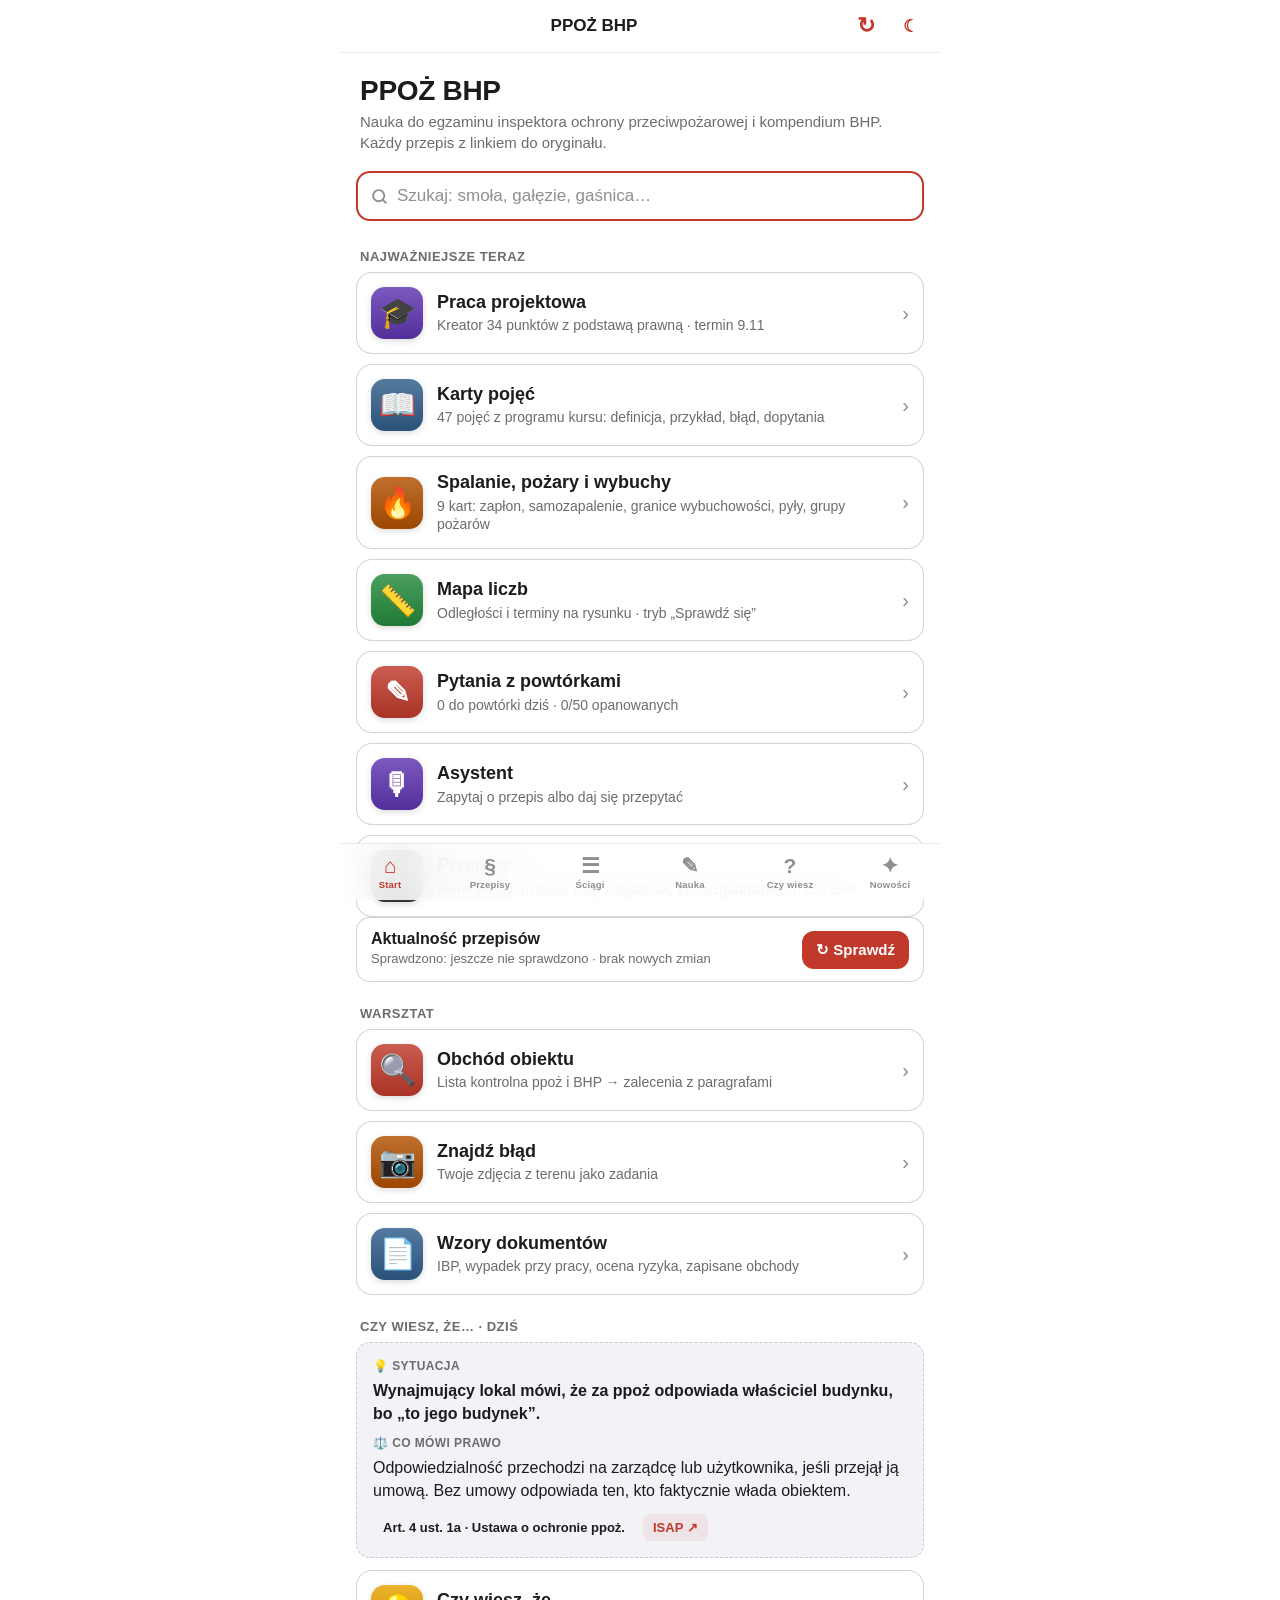
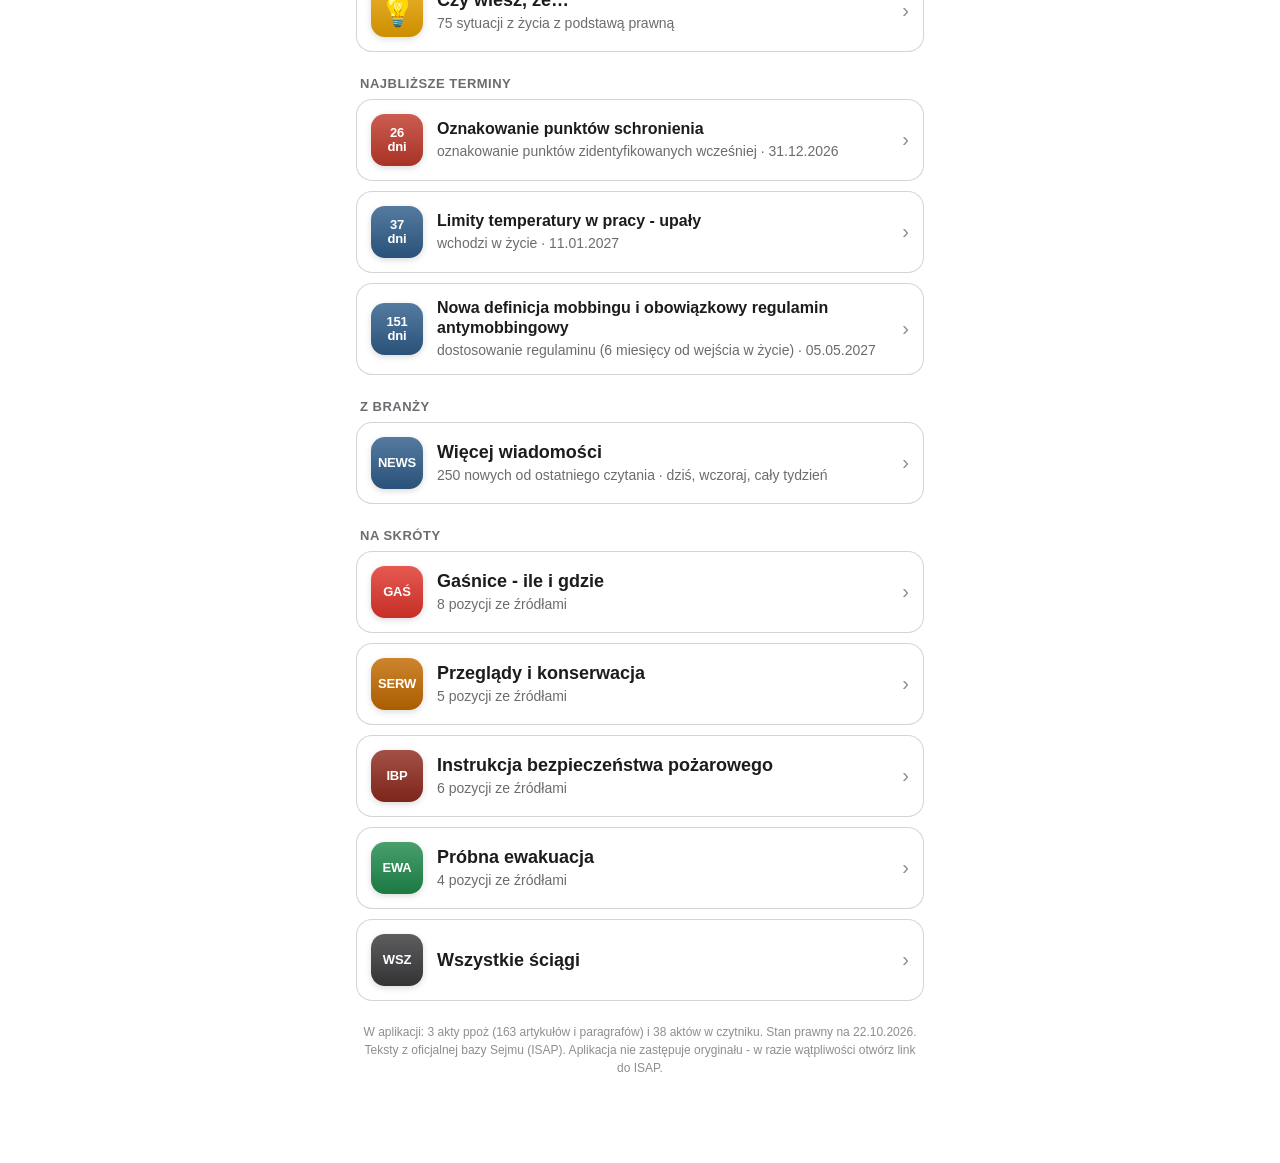
<file: app/index.html>
<!doctype html>
<html lang="pl">
<head>
<meta charset="utf-8">
<meta name="viewport" content="width=device-width, initial-scale=1, viewport-fit=cover">
<meta name="apple-mobile-web-app-capable" content="yes">
<meta name="apple-mobile-web-app-status-bar-style" content="default">
<meta name="apple-mobile-web-app-title" content="PPOŻ BHP">
<meta name="theme-color" content="#ffffff">
<title>PPOŻ BHP</title>
<link rel="manifest" href="manifest.json">
<link rel="apple-touch-icon" href="icons/icon-180.png">
<link rel="stylesheet" href="style.css">
</head>
<body>
<div class="app">
  <header class="nav-header">
    <div class="nav-header-inner">
      <button class="nav-btn" id="btn-back" aria-label="Wstecz" hidden>
        <svg viewBox="0 0 24 24" fill="none" stroke="currentColor" stroke-width="2.4" stroke-linecap="round" stroke-linejoin="round"><path d="M15 18l-6-6 6-6"/></svg><span>Wstecz</span>
      </button>
      <div class="nav-title"><div class="nav-title-text" id="nav-title">PPOŻ BHP</div></div>
      <div class="nav-right"><button class="nav-btn" id="btn-refresh" aria-label="Sprawdź nowe przepisy">↻</button><button class="nav-btn" id="btn-theme" aria-label="Zmień motyw">☾</button></div>
    </div>
  </header>

  <main id="widok" class="scroll-content"></main>

  <nav class="tab-bar">
    <button class="tab-item" data-tab="start"><span class="tab-icon">⌂</span><span class="tab-label">Start</span></button>
    <button class="tab-item" data-tab="przepisy"><span class="tab-icon">§</span><span class="tab-label">Przepisy</span></button>
    <button class="tab-item" data-tab="sciagi"><span class="tab-icon">☰</span><span class="tab-label">Ściągi</span></button>
    <button class="tab-item" data-tab="nauka"><span class="tab-icon">✎</span><span class="tab-label">Nauka</span></button>
    <button class="tab-item" data-tab="czywiesz"><span class="tab-icon">?</span><span class="tab-label">Czy wiesz</span></button>
    <button class="tab-item" data-tab="nowosci"><span class="tab-icon">✦</span><span class="tab-label">Nowości</span><span class="tab-badge" id="badge-nowosci" hidden></span></button>
  </nav>
</div>
<script src="app.js"></script>
<script src="warsztat.js"></script>
<script src="asystent.js"></script>
<script src="pojecia.js"></script>
<script src="mapa.js"></script>
<script src="bledy.js"></script>
</body>
</html>
</file>
<file: app/style.css>
* { box-sizing: border-box; margin: 0; padding: 0; -webkit-tap-highlight-color: transparent; }
html { height: 100%; }
body { min-height: 100%; overscroll-behavior: none; font-family: -apple-system, BlinkMacSystemFont, "SF Pro Text", "Segoe UI", sans-serif; }

/* Tokeny - jasny (domyślny, jak w Pomocniku Strażaka), ciemny wybierany ☾/☀ */
:root {
  color-scheme: light;
  --bg: #ffffff;
  --surface: #ffffff;
  --surface-2: #f2f2f7;
  --border: rgba(60,60,67,.10);
  --border-2: rgba(60,60,67,.22);
  --text: #1c1c1e;
  --text-2: #3a3a3c;
  --text-muted: #6c6c70;
  --text-faint: #8e8e93;
  --accent: #c0392b;
  --accent-bg: rgba(192,57,43,.08);
  --green: #248a3d;
  --green-bg: rgba(36,138,61,.10);
  --amber: #b25000;
  --amber-bg: rgba(255,149,0,.12);
  --blue: #0060df;
  --tab-h: calc(56px + env(safe-area-inset-bottom));
  --radius: 14px;
  --radius-sm: 10px;
}
[data-theme="dark"] {
  color-scheme: dark;
  --bg: #000000;
  --surface: #1c1c1e;
  --surface-2: #2c2c2e;
  --border: rgba(255,255,255,.09);
  --border-2: rgba(255,255,255,.16);
  --text: #ffffff;
  --text-2: #ebebf5;
  --text-muted: #98989d;
  --text-faint: #636366;
  --accent: #ff453a;
  --accent-bg: rgba(255,69,58,.14);
  --green: #30d158;
  --green-bg: rgba(48,209,88,.12);
  --amber: #ffd60a;
  --amber-bg: rgba(255,214,10,.12);
  --blue: #0a84ff;
}


body { background: var(--bg); color: var(--text); }
.app { max-width: 600px; margin: 0 auto; min-height: 100vh; position: relative; padding-bottom: var(--tab-h); }
a { color: var(--accent); text-decoration: none; }
button { font-family: inherit; }

/* Nagłówek */
.nav-header {
  position: sticky; top: 0; z-index: 20;
  background: color-mix(in srgb, var(--surface) 86%, transparent);
  backdrop-filter: blur(20px); -webkit-backdrop-filter: blur(20px);
  border-bottom: 1px solid var(--border);
  padding-top: env(safe-area-inset-top);
}
.nav-header-inner { min-height: 52px; display: flex; align-items: center; padding: 4px 8px; gap: 4px; }
.nav-btn {
  min-width: 44px; height: 44px; border-radius: 22px; background: none; border: none;
  color: var(--accent); font-size: 17px; font-weight: 600; cursor: pointer;
  display: flex; align-items: center; justify-content: center; padding: 0 8px; gap: 2px; flex-shrink: 0;
}
.nav-btn:active { opacity: .5; }
.nav-btn svg { width: 20px; height: 20px; }
.nav-btn[hidden] { display: none; }
.nav-title { flex: 1; text-align: center; min-width: 0; }
.nav-title-text { font-size: 17px; font-weight: 700; white-space: nowrap; overflow: hidden; text-overflow: ellipsis; }
.nav-right { min-width: 44px; display: flex; justify-content: flex-end; }
#btn-back + .nav-title { margin-right: 44px; }

/* Pasek zakładek */
.tab-bar {
  position: fixed; bottom: 0; left: 50%; transform: translateX(-50%);
  width: 100%; max-width: 600px; z-index: 30;
  background: color-mix(in srgb, var(--surface) 86%, transparent);
  backdrop-filter: blur(20px); -webkit-backdrop-filter: blur(20px);
  border-top: 1px solid var(--border);
  display: grid; grid-template-columns: repeat(6, 1fr);
  padding-bottom: env(safe-area-inset-bottom);
}
.tab-item {
  display: flex; flex-direction: column; align-items: center; justify-content: center;
  height: 56px; gap: 3px; cursor: pointer; border: none; background: none; color: var(--text-faint); position: relative;
}
.tab-item.active { color: var(--accent); }
.tab-icon { font-size: 21px; line-height: 1; font-weight: 700; }
.tab-label { font-size: 10px; font-weight: 600; letter-spacing: .2px; }
.tab-badge {
  position: absolute; top: 5px; left: calc(50% + 8px); min-width: 17px; height: 17px; border-radius: 9px;
  background: var(--accent); color: #fff; font-size: 11px; font-weight: 700; display: flex; align-items: center; justify-content: center; padding: 0 4px;
}
.tab-badge[hidden] { display: none; }

/* Treść */
.section-header { padding: 22px 20px 6px; }
.section-title { font-size: 28px; font-weight: 800; letter-spacing: -.3px; }
.section-sub { font-size: 15px; color: var(--text-muted); margin-top: 4px; line-height: 1.4; }
.section-label { font-size: 13px; font-weight: 600; color: var(--text-muted); text-transform: uppercase; letter-spacing: .5px; padding: 0 20px; margin: 24px 0 8px; }

.list-group { margin: 0 16px; display: flex; flex-direction: column; gap: 10px; }
.row {
  display: flex; align-items: center; gap: 14px; padding: 14px; min-height: 64px;
  background: var(--surface); border: 1px solid var(--border-2); border-radius: 16px;
  width: 100%; text-align: left; color: var(--text); font-size: 16px; cursor: pointer;
}
.row:active { background: var(--surface-2); }
.row-icon {
  width: 52px; height: 52px; border-radius: 14px; flex-shrink: 0;
  background: var(--accent); color: #fff; font-size: 13px; font-weight: 800; letter-spacing: -.2px;
  display: flex; align-items: center; justify-content: center; text-align: center; line-height: 1.05;
  background-image: linear-gradient(180deg, rgba(255,255,255,.18), rgba(0,0,0,.12));
  box-shadow: 0 2px 6px rgba(0,0,0,.15);
}
.row-icon.big { font-size: 30px; }
.row-main { flex: 1; min-width: 0; }
.row-title { display: block; font-size: 18px; font-weight: 700; line-height: 1.25; }
.row-sub { display: block; font-size: 14px; color: var(--text-muted); margin-top: 3px; line-height: 1.35; }
.row-chev { color: var(--text-faint); font-size: 20px; flex-shrink: 0; }
.row-tag { font-size: 12px; font-weight: 700; color: var(--accent); background: var(--accent-bg); border-radius: 6px; padding: 2px 7px; flex-shrink: 0; }
.row-tag.ok { color: var(--green); background: var(--green-bg); }
.row-tag.wait { color: var(--amber); background: var(--amber-bg); }

.card { margin: 0 16px 12px; background: var(--surface); border-radius: var(--radius); padding: 16px; border: 1px solid var(--border-2); }
.card h3 { font-size: 17px; margin-bottom: 6px; }
.card p { font-size: 15px; color: var(--text-2); line-height: 1.45; }
.card p + p { margin-top: 8px; }
.card.alert { border: 1px solid var(--accent); background: var(--accent-bg); }
.card.info { border: 1px solid var(--border-2); }
.card.amber { border: 1px solid var(--amber); background: var(--amber-bg); }

.tiles { display: grid; grid-template-columns: 1fr 1fr; gap: 10px; margin: 0 16px; }
.tile { background: var(--surface); border-radius: var(--radius); padding: 14px; border: 1px solid var(--border-2); text-align: left; color: var(--text); cursor: pointer; }
.tile:active { background: var(--surface-2); }
.tile-num { font-size: 30px; font-weight: 800; letter-spacing: -.5px; }
.tile-label { font-size: 13px; color: var(--text-muted); margin-top: 2px; }

.btn {
  display: flex; align-items: center; justify-content: center; gap: 8px; width: 100%;
  height: 50px; border-radius: 12px; border: none; background: var(--accent); color: #fff; font-size: 17px; font-weight: 700; cursor: pointer;
}
.btn:active { opacity: .7; }
.btn.secondary { background: var(--surface-2); color: var(--text); }
.btn-row { display: flex; gap: 10px; margin: 12px 16px; }
.btn-row .btn { flex: 1; }
.links { display: flex; flex-wrap: wrap; gap: 8px; margin-top: 12px; }
.chip {
  display: inline-flex; align-items: center; gap: 5px; font-size: 13px; font-weight: 600; padding: 6px 10px;
  border-radius: 8px; background: var(--surface-2); color: var(--text); border: none; cursor: pointer; text-decoration: none;
}
.chip.red { background: var(--accent-bg); color: var(--accent); }

/* Wyszukiwarka */
.search-wrap { padding: 12px 16px 4px; }
.search-box { display: flex; align-items: center; gap: 8px; background: var(--surface-2); border-radius: var(--radius-sm); padding: 0 12px; height: 42px; }
.search-box svg { color: var(--text-faint); flex-shrink: 0; }
.search-input { flex: 1; background: none; border: none; outline: none; font-size: 16px; color: var(--text); font-family: inherit; min-width: 0; }
.search-input::placeholder { color: var(--text-faint); }
mark { background: var(--amber-bg); color: inherit; border-radius: 3px; padding: 0 1px; box-shadow: 0 0 0 1px var(--amber); }

/* Tekst przepisu */
.unit-head { padding: 20px 20px 4px; }
.unit-label { font-size: 32px; font-weight: 800; letter-spacing: -.5px; }
.unit-chapter { font-size: 14px; color: var(--text-muted); margin-top: 4px; line-height: 1.4; }
.unit-act { font-size: 13px; color: var(--text-faint); margin-top: 2px; }
.law { margin: 12px 16px; background: var(--surface); border-radius: var(--radius); padding: 14px 16px; border: 1px solid var(--border-2); }
.law p { font-size: 16px; line-height: 1.55; color: var(--text-2); margin: 0 0 8px; }
.law p:last-child { margin-bottom: 0; }
.law .l3 { padding-left: 18px; }
.law .l4 { padding-left: 36px; }
.law .l5 { padding-left: 48px; }
.law .zm { border-left: 3px solid var(--amber); padding-left: 10px; margin-left: -13px; }
.law .l3.zm { padding-left: 28px; }
.law .l4.zm { padding-left: 46px; }
.law .l5.zm { padding-left: 58px; }
.zm-tag { display: inline-block; font-size: 11px; font-weight: 700; color: var(--amber); background: var(--amber-bg); border-radius: 5px; padding: 1px 6px; margin-left: 4px; vertical-align: 1px; }
.law .hit { background: var(--amber-bg); border-radius: 6px; }
.pager { display: flex; gap: 10px; margin: 8px 16px 20px; }
.pager .btn { flex: 1; height: 44px; font-size: 15px; }

/* Ściąga */
.cheat { margin: 0 16px; background: var(--surface); border-radius: var(--radius); overflow: hidden; border: 1px solid var(--border-2); }
.cheat-row { padding: 13px 16px; border-bottom: 1px solid var(--border); }
.cheat-row:last-child { border-bottom: none; }
.cheat-k { font-size: 13px; color: var(--text-muted); font-weight: 600; line-height: 1.35; }
.cheat-v { font-size: 18px; font-weight: 700; margin-top: 3px; line-height: 1.35; }
.cheat-src { margin-top: 8px; }

/* Nauka */
.progress { height: 6px; background: var(--surface-2); border-radius: 3px; margin: 14px 16px 0; overflow: hidden; }
.progress > div { height: 100%; background: var(--accent); transition: width .3s; }
.q-meta { font-size: 13px; color: var(--text-muted); padding: 12px 20px 0; font-weight: 600; }
.q-text { font-size: 21px; font-weight: 700; line-height: 1.35; padding: 8px 20px 16px; }
.answers { display: flex; flex-direction: column; gap: 10px; margin: 0 16px; }
.answer {
  text-align: left; padding: 15px 16px; border-radius: 12px; background: var(--surface); color: var(--text);
  border: 2px solid var(--border-2); font-size: 16px; line-height: 1.35; cursor: pointer;
}
.answer:active { background: var(--surface-2); }
.answer.good { border-color: var(--green); background: var(--green-bg); }
.answer.bad { border-color: var(--accent); background: var(--accent-bg); }
.answer.picked { border-color: var(--blue); }
.answer:disabled { cursor: default; }
.feedback { margin: 14px 16px 0; }
.result-big { font-size: 56px; font-weight: 800; text-align: center; letter-spacing: -1px; padding-top: 26px; }
.result-sub { text-align: center; font-size: 17px; font-weight: 700; margin-top: 4px; }
.result-sub.pass { color: var(--green); }
.result-sub.fail { color: var(--accent); }

.empty { text-align: center; color: var(--text-muted); padding: 40px 20px; font-size: 15px; line-height: 1.5; }
.foot { font-size: 12px; color: var(--text-faint); padding: 22px 20px 30px; line-height: 1.5; text-align: center; }
.spinner { text-align: center; color: var(--text-muted); padding: 20px; font-size: 14px; }

/* Nowości */
.row-icon { white-space: pre-line; }
.row-tag.blue { color: #2f5d8a; background: rgba(47,93,138,.12); }
[data-theme="dark"] .row-tag.blue { color: #64a8f0; background: rgba(100,168,240,.14); }
.row-title.small { font-size: 16px; font-weight: 600; }
.seg { display: flex; gap: 6px; margin: 12px 16px 0; background: var(--surface-2); padding: 3px; border-radius: 10px; }
.seg button { flex: 1; height: 34px; border: none; border-radius: 8px; background: none; color: var(--text); font-size: 14px; font-weight: 600; cursor: pointer; }
.seg button.on { background: var(--surface); box-shadow: 0 1px 4px rgba(0,0,0,.15); }
.news-tags { display: flex; flex-wrap: wrap; gap: 6px; margin-bottom: 8px; }
.card.news h3 { font-size: 19px; line-height: 1.3; }
.card.news ul { margin: 8px 0 0 18px; }
.card.news li { font-size: 15px; line-height: 1.45; color: var(--text-2); margin-bottom: 6px; }
.deadline { font-weight: 700; color: var(--amber) !important; margin-top: 4px; }
.szansa { margin-top: 10px; padding: 10px 12px; border-radius: 10px; background: var(--green-bg); color: var(--text); font-size: 15px; line-height: 1.45; }
.card.fun { border: 1px dashed var(--border-2); background: var(--surface-2); }
.fun-label { font-size: 13px; font-weight: 700; color: var(--text-muted); margin-bottom: 6px; }
.card.fun p { font-size: 16px; color: var(--text); }
[hidden] { display: none !important; }

/* Czytnik wiadomości */
.row-sub.lead2 { display: -webkit-box; -webkit-line-clamp: 2; -webkit-box-orient: vertical; overflow: hidden; color: var(--text-2); }
.card.post h3 { font-size: 18px; line-height: 1.3; margin: 6px 0 6px; }
.post-meta { font-size: 13px; color: var(--text-muted); display: flex; align-items: center; gap: 6px; flex-wrap: wrap; }
.dot { width: 8px; height: 8px; border-radius: 50%; background: var(--blue); display: inline-block; }
.post-lead { font-size: 15px; line-height: 1.5; color: var(--text-2); display: -webkit-box; -webkit-line-clamp: 3; -webkit-box-orient: vertical; overflow: hidden; cursor: pointer; }
.post-lead.open { -webkit-line-clamp: unset; display: block; }
.post-foot { display: flex; flex-wrap: wrap; align-items: center; gap: 6px; margin-top: 10px; }
.post-foot .chip { margin-left: auto; }
.tag { font-size: 12px; font-weight: 600; padding: 4px 9px; border-radius: 20px; background: var(--surface-2); color: var(--text-muted); border: 1px solid transparent; }
.tags-pick { display: flex; flex-wrap: wrap; gap: 8px; margin: 0 16px; }
.tags-pick .tag { font-size: 14px; padding: 7px 12px; cursor: pointer; color: var(--text); }
.tags-pick .tag.on { background: var(--accent); color: #fff; }
.link-btn { background: none; border: none; color: var(--accent); font-size: 13px; font-weight: 600; margin-left: 8px; cursor: pointer; text-transform: none; }

/* Na luzie - memy */
.meme { margin: 0 16px 12px; border-radius: var(--radius); overflow: hidden; }
.meme.klasyk { background: #111; color: #fff; text-align: center; padding: 16px 14px; }
.meme-txt { font-family: Impact, "Arial Black", sans-serif; font-size: 21px; line-height: 1.2; text-transform: uppercase; letter-spacing: .3px; text-shadow: 2px 2px 0 #000, -1px -1px 0 #000; }
.meme-emoji { font-size: 64px; line-height: 1.2; margin: 12px 0; }
.meme.nikt { background: var(--surface); border: 1px solid var(--border-2); padding: 16px; }
.meme.nikt p { font-size: 17px; line-height: 1.45; margin-bottom: 4px; }
.meme.nikt .meme-emoji { font-size: 48px; text-align: center; margin: 8px 0 0; }
.meme.drake { border: 1px solid var(--border-2); }
.dr-row { display: flex; align-items: center; gap: 14px; padding: 14px; background: var(--surface); font-size: 17px; font-weight: 600; line-height: 1.35; }
.dr-row.yes { background: var(--green-bg); border-top: 1px solid var(--border-2); }
.dr-ico { font-size: 40px; flex-shrink: 0; }
.tab-label { font-size: 9.5px; }

/* Czytnik w aplikacji */
.reader { padding: 18px 20px 6px; }
.reader-title { font-size: 26px; font-weight: 800; line-height: 1.25; letter-spacing: -.3px; margin: 8px 0 10px; }
.card.summary { border: 1px solid var(--accent); background: var(--accent-bg); }
.card.summary ul { margin: 4px 0 0 18px; }
.card.summary li { font-size: 16px; line-height: 1.5; color: var(--text); margin-bottom: 8px; }
.note { font-size: 12px !important; color: var(--text-muted) !important; margin-top: 6px; }
.reader-body { margin: 6px 20px 12px; }
.reader-body p { font-size: 17px; line-height: 1.65; color: var(--text); margin-bottom: 14px; }
.card.source .url { font-size: 13px; color: var(--text-muted); margin: 4px 0 12px; word-break: break-word; }
.card.source .btn { margin-top: 4px; }
.post-link { color: inherit; display: block; }
.post-link:active { opacity: .6; }

/* Wyszukiwarka wszystkiego i przypadki */
.search-box.big { height: 50px; border-radius: 14px; border: 2px solid var(--accent); background: var(--surface); }
.search-box.big .search-input { font-size: 17px; }
.case-s { font-weight: 700; }
.card.fun mark, .card mark { padding: 0 1px; }

/* Odświeżanie: przycisk ↻ w nagłówku, karta na Start, komunikat */
#btn-refresh { font-size: 22px; }
#btn-refresh.spin { animation: obrot .9s linear infinite; }
@keyframes obrot { to { transform: rotate(360deg); } }
#btn-back + .nav-title { margin-right: 0; }
.nav-left-space { min-width: 88px; }
.refresh-card { padding: 12px 14px; }
.refresh-row { display: flex; align-items: center; gap: 12px; }
.refresh-row > div { flex: 1; }
.refresh-row p { font-size: 13px !important; color: var(--text-muted) !important; margin-top: 2px; }
.btn.small { width: auto; height: 38px; padding: 0 14px; font-size: 15px; flex-shrink: 0; }
.toast { position: fixed; left: 50%; bottom: calc(var(--tab-h) + 12px); transform: translateX(-50%) translateY(20px); opacity: 0;
  max-width: 560px; width: calc(100% - 32px); background: #1c1c1e; color: #fff; padding: 12px 16px; border-radius: 12px;
  font-size: 15px; line-height: 1.35; z-index: 50; transition: all .25s; pointer-events: none; box-shadow: 0 6px 20px rgba(0,0,0,.25); }
.toast.on { opacity: 1; transform: translateX(-50%) translateY(0); }

/* Warsztat: obchód obiektu i wzory dokumentów */
.pole { display: block; margin-bottom: 12px; }
.pole:last-child { margin-bottom: 0; }
.pole > span { display: block; font-size: 13px; font-weight: 600; color: var(--text-muted); margin-bottom: 5px; }
.pole input, .pole textarea, .notatka {
  width: 100%; font: inherit; font-size: 16px; color: var(--text); background: var(--surface-2);
  border: 1px solid var(--border); border-radius: var(--radius-sm); padding: 10px 12px; outline: none;
}
.pole textarea, .notatka { min-height: 70px; resize: vertical; line-height: 1.4; }
.notatka { margin-top: 12px; }
.punkt.ok { border-color: var(--green); }
.punkt.uw { border-color: var(--amber); background: var(--amber-bg); }
.punkt.nd { opacity: .6; }
.stan-seg { margin: 12px 0 0; }
.stan-seg button.on.ok { color: var(--green); }
.stan-seg button.on.uw { color: var(--amber); }
.seg.mini { margin: 0; }
.seg.mini button { font-size: 12px; height: auto; min-height: 34px; padding: 4px; line-height: 1.2; }
.zal { margin-top: 10px; }
.pomoc { font-size: 14px !important; color: var(--text-muted) !important; }
.zag-head { display: flex; justify-content: space-between; align-items: center; gap: 8px; margin-bottom: 12px; }
.pasek { height: 6px; background: var(--surface-2); border-radius: 3px; margin-top: 8px; overflow: hidden; }
.pasek span { display: block; height: 100%; background: var(--green); }
a.btn { text-decoration: none; }
.dokument h1 { font-size: 20px; margin-bottom: 10px; }
.dokument h2 { font-size: 16px; margin: 18px 0 6px; }
.dokument h3 { font-size: 15px; margin: 12px 0 4px; }
.dokument p { margin: 0 0 6px !important; }
.dokument .zr { font-size: 13px; color: var(--text-muted); }
.dokument .li { padding-left: 4px; }

@media print {
  .nav-header, .tab-bar, .no-print, .toast { display: none !important; }
  body, .app { background: #fff; color: #000; padding: 0; max-width: none; }
  .dokument { border: none; margin: 0; padding: 0; }
  .dokument p, .dokument .zr { color: #000 !important; }
}
.uwaga-wzoru + .uwaga-wzoru { margin-top: 14px; padding-top: 12px; border-top: 1px solid var(--border-2); }

/* Asystent */
.opis-trybu { font-size: 14px; color: var(--text-muted); line-height: 1.45; margin: 10px 20px 0; }
#rozmowa { display: flex; flex-direction: column; gap: 10px; margin: 14px 16px 0; }
.dymek { border-radius: 16px; padding: 12px 14px; font-size: 16px; line-height: 1.5; max-width: 92%; }
.dymek.ja { align-self: flex-end; background: var(--accent); color: #fff; border-bottom-right-radius: 4px; }
.dymek.ai { align-self: flex-start; background: var(--surface-2); color: var(--text); border-bottom-left-radius: 4px; }
.dymek.ai.blad { background: var(--amber-bg); border: 1px solid var(--amber); }
.dymek .links { margin-top: 10px; }
.dymek .chip.red { margin-top: 10px; }
.przypis { display: inline-block; font-size: 11px; font-weight: 700; min-width: 18px; text-align: center; background: var(--accent-bg); border-radius: 5px; padding: 0 4px; margin: 0 1px; vertical-align: 2px; }
.pasek-asystenta { position: sticky; bottom: var(--tab-h); z-index: 10; background: var(--bg); padding: 10px 16px 8px; margin-top: 12px; border-top: 1px solid var(--border); }
.pasek-asystenta .przerwij { margin-bottom: 8px; background: var(--amber); }
.pasek-asystenta .przerwij[hidden] { display: none; }
.wpis { display: flex; gap: 8px; align-items: flex-end; }
.wpis textarea { flex: 1; font: inherit; font-size: 16px; color: var(--text); background: var(--surface-2); border: 1px solid var(--border); border-radius: 20px; padding: 10px 14px; resize: none; outline: none; min-height: 44px; max-height: 120px; }
.okragly { width: 44px; height: 44px; border-radius: 22px; border: none; background: var(--surface-2); font-size: 20px; cursor: pointer; flex-shrink: 0; color: var(--text); }
.okragly.wyslij { background: var(--accent); color: #fff; font-weight: 800; }
.okragly.on { background: var(--accent); animation: puls 1s infinite; }
.okragly:disabled, .btn:disabled { opacity: .4; }
@keyframes puls { 50% { transform: scale(1.08); } }
.koszt { font-size: 11px; color: var(--text-faint); text-align: center; margin-top: 4px; min-height: 13px; }
.ustawienia summary { cursor: pointer; list-style: none; display: flex; gap: 8px; align-items: center; }
.ustawienia[open] summary { margin-bottom: 10px; }
.przelacznik { display: flex; gap: 8px; align-items: center; font-size: 14px; margin-top: 14px; color: var(--text-2); }

/* Karty pojęć */
.fun-label { font-size: 12px; font-weight: 700; text-transform: uppercase; letter-spacing: .4px; color: var(--text-muted); margin-bottom: 6px; }
.dopytanie summary { cursor: pointer; list-style: none; font-weight: 600; font-size: 16px; line-height: 1.4; display: flex; justify-content: space-between; gap: 10px; }
.dopytanie summary::-webkit-details-marker { display: none; }
.dopytanie .odslon { font-size: 12px; font-weight: 700; color: var(--accent); background: var(--accent-bg); border-radius: 6px; padding: 2px 8px; flex-shrink: 0; align-self: flex-start; }
.dopytanie[open] .odslon { display: none; }
.dopytanie[open] summary { margin-bottom: 8px; }

/* Mapa liczb */
.mapa-ramka { margin: 14px 16px 12px; background: var(--surface); border: 1px solid var(--border-2); border-radius: var(--radius); padding: 6px; }
.mapa { width: 100%; height: auto; display: block; }
.m-dzialka { fill: none; stroke: var(--text-faint); stroke-width: 1.2; stroke-dasharray: 5 4; }
.m-plot { stroke: var(--text-2); stroke-width: 3; }
.m-budynek { fill: var(--surface-2); stroke: var(--text-2); stroke-width: 2; }
.m-korytarz { fill: var(--surface); stroke: var(--border-2); }
.m-droga { fill: #6c6c70; }
.m-plac { fill: #8e8e93; }
.m-sklad { fill: var(--amber-bg); stroke: var(--amber); }
.m-pas { fill: none; stroke: var(--amber); stroke-dasharray: 3 3; }
.m-hydrant { fill: var(--accent); }
.m-h { fill: #fff; font-size: 10px; font-weight: 800; }
.m-zaslona { fill: none; stroke: var(--text-muted); stroke-width: 1.5; }
.m-wyjscie { stroke: var(--green); stroke-width: 5; }
.m-dojscie { stroke: var(--green); stroke-width: 2; stroke-dasharray: 4 3; fill: none; }
.m-wymiar { stroke: var(--text-muted); stroke-width: 1; }
.m-grot { fill: var(--text-muted); }
.m-ikona { font-size: 16px; }
.m-opis { font-size: 9px; fill: var(--text-muted); }
.m-tytul { font-size: 10px; font-weight: 800; fill: var(--text-2); letter-spacing: .3px; }
.m-tytul.jasny { fill: #fff; }
.m-znaczek { cursor: pointer; }
.m-znaczek rect { fill: var(--accent); stroke: var(--surface); stroke-width: 1.5; }
.m-znaczek text { fill: #fff; font-size: 11px; font-weight: 800; }
.m-znaczek.wybrany rect { fill: var(--green); }
.liczba-info .liczba-w { font-size: 28px; font-weight: 800; color: var(--accent); margin-bottom: 4px; }
.terminy { padding: 4px 0; }
.termin { display: flex; gap: 12px; align-items: flex-start; width: 100%; text-align: left; background: none; border: none; border-bottom: 1px solid var(--border); padding: 11px 16px; color: var(--text); font: inherit; cursor: pointer; }
.termin-w { font-weight: 800; color: var(--accent); min-width: 104px; font-size: 15px; }
.termin-w.ukryte { color: var(--text-faint); }
.termin-co { font-size: 14px; line-height: 1.4; color: var(--text-2); }
.termin-zr { margin: 0 16px 10px; }

/* Znajdź błąd */
.galeria { display: grid; grid-template-columns: repeat(3, 1fr); gap: 6px; margin: 0 16px; }
.miniatura { position: relative; aspect-ratio: 1; border-radius: 10px; overflow: hidden; display: block; background: var(--surface-2); }
.miniatura img { width: 100%; height: 100%; object-fit: cover; display: block; }
.miniatura span { position: absolute; left: 4px; bottom: 4px; font-size: 11px; font-weight: 700; background: rgba(0,0,0,.65); color: #fff; border-radius: 6px; padding: 1px 6px; }
.miniatura span.ok { background: var(--green); }
.zdjecie { display: block; width: calc(100% - 32px); margin: 12px 16px; border-radius: var(--radius); }
.punkt-wybor { display: flex; gap: 12px; align-items: flex-start; cursor: pointer; font-size: 15px; line-height: 1.4; }
.punkt-wybor input { width: 20px; height: 20px; margin-top: 2px; flex-shrink: 0; accent-color: var(--accent); }
.punkt-wybor.on { border-color: var(--amber); background: var(--amber-bg); }
.punkt-sek { display: block; font-size: 12px; color: var(--text-muted); font-weight: 600; margin-bottom: 2px; }

/* Kurs na stronie głównej */
.card.kurs { margin-top: 14px; }
.kurs-etap { display: grid; grid-template-columns: 74px 1fr auto; gap: 8px; align-items: baseline; padding: 8px 0; border-top: 1px solid var(--border); font-size: 14px; line-height: 1.35; }
.kurs-etap:first-of-type { border-top: none; }
.kurs-kiedy { font-weight: 800; color: var(--text-2); }
.kurs-co { color: var(--text-2); }
.kurs-status { font-size: 12px; font-weight: 700; color: var(--text-muted); white-space: nowrap; }
.kurs-etap.teraz .kurs-kiedy, .kurs-etap.teraz .kurs-status { color: var(--accent); }
.kurs-etap.teraz .kurs-co { font-weight: 700; color: var(--text); }
.kurs-etap.minal { opacity: .5; }
</file>
